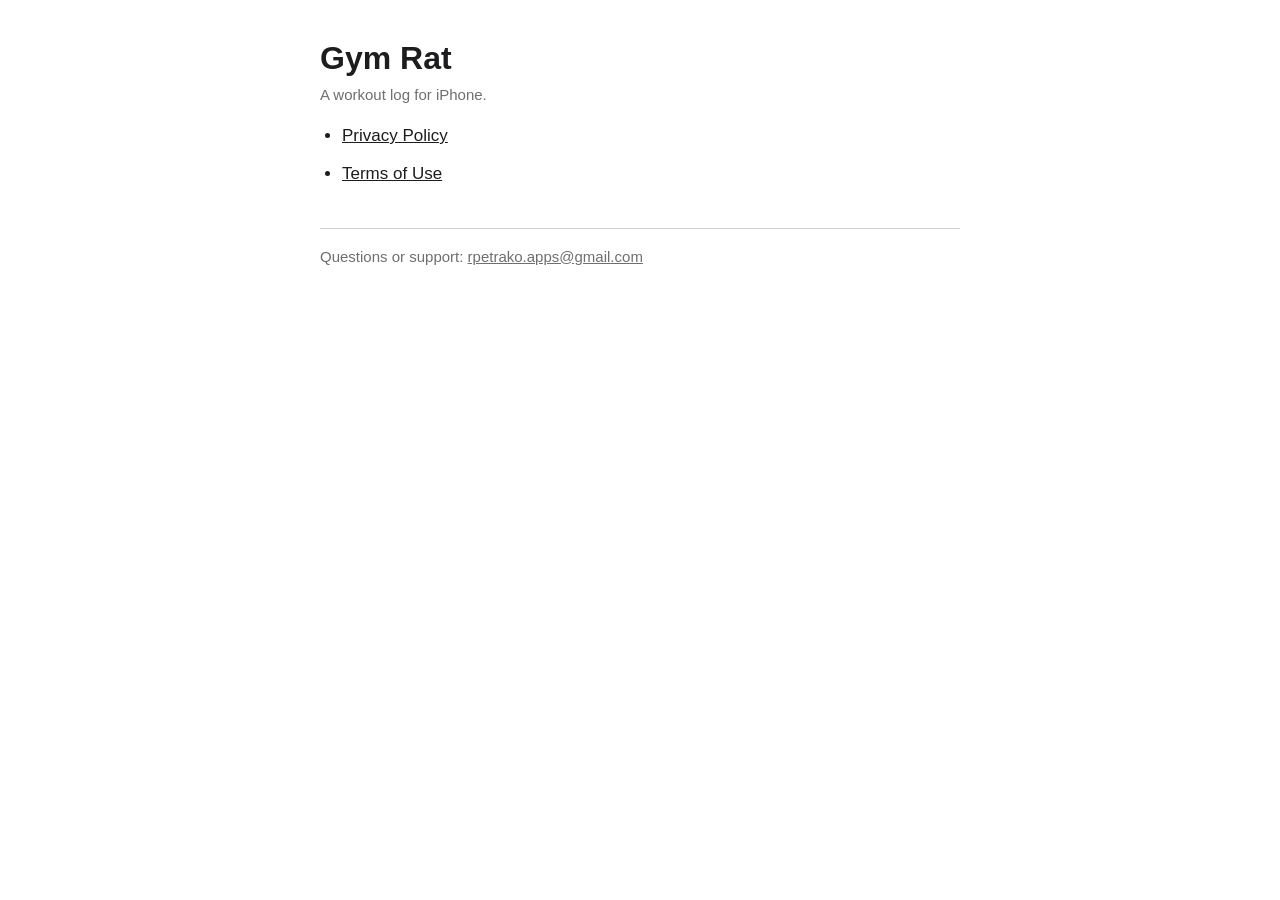
<file: index.html>
<!doctype html>
<html lang="en"><head><meta charset="utf-8"><meta name="viewport" content="width=device-width, initial-scale=1">
<title>Gym Rat</title><link rel="stylesheet" href="style.css"></head>
<body><main>
<h1>Gym Rat</h1>
<p class="muted">A workout log for iPhone.</p>
<ul>
<li><a href="privacy.html">Privacy Policy</a></li>
<li><a href="terms.html">Terms of Use</a></li>
</ul>
<footer class="muted">Questions or support: <a href="mailto:rpetrako.apps@gmail.com">rpetrako.apps@gmail.com</a></footer>
</main></body></html>
</file>
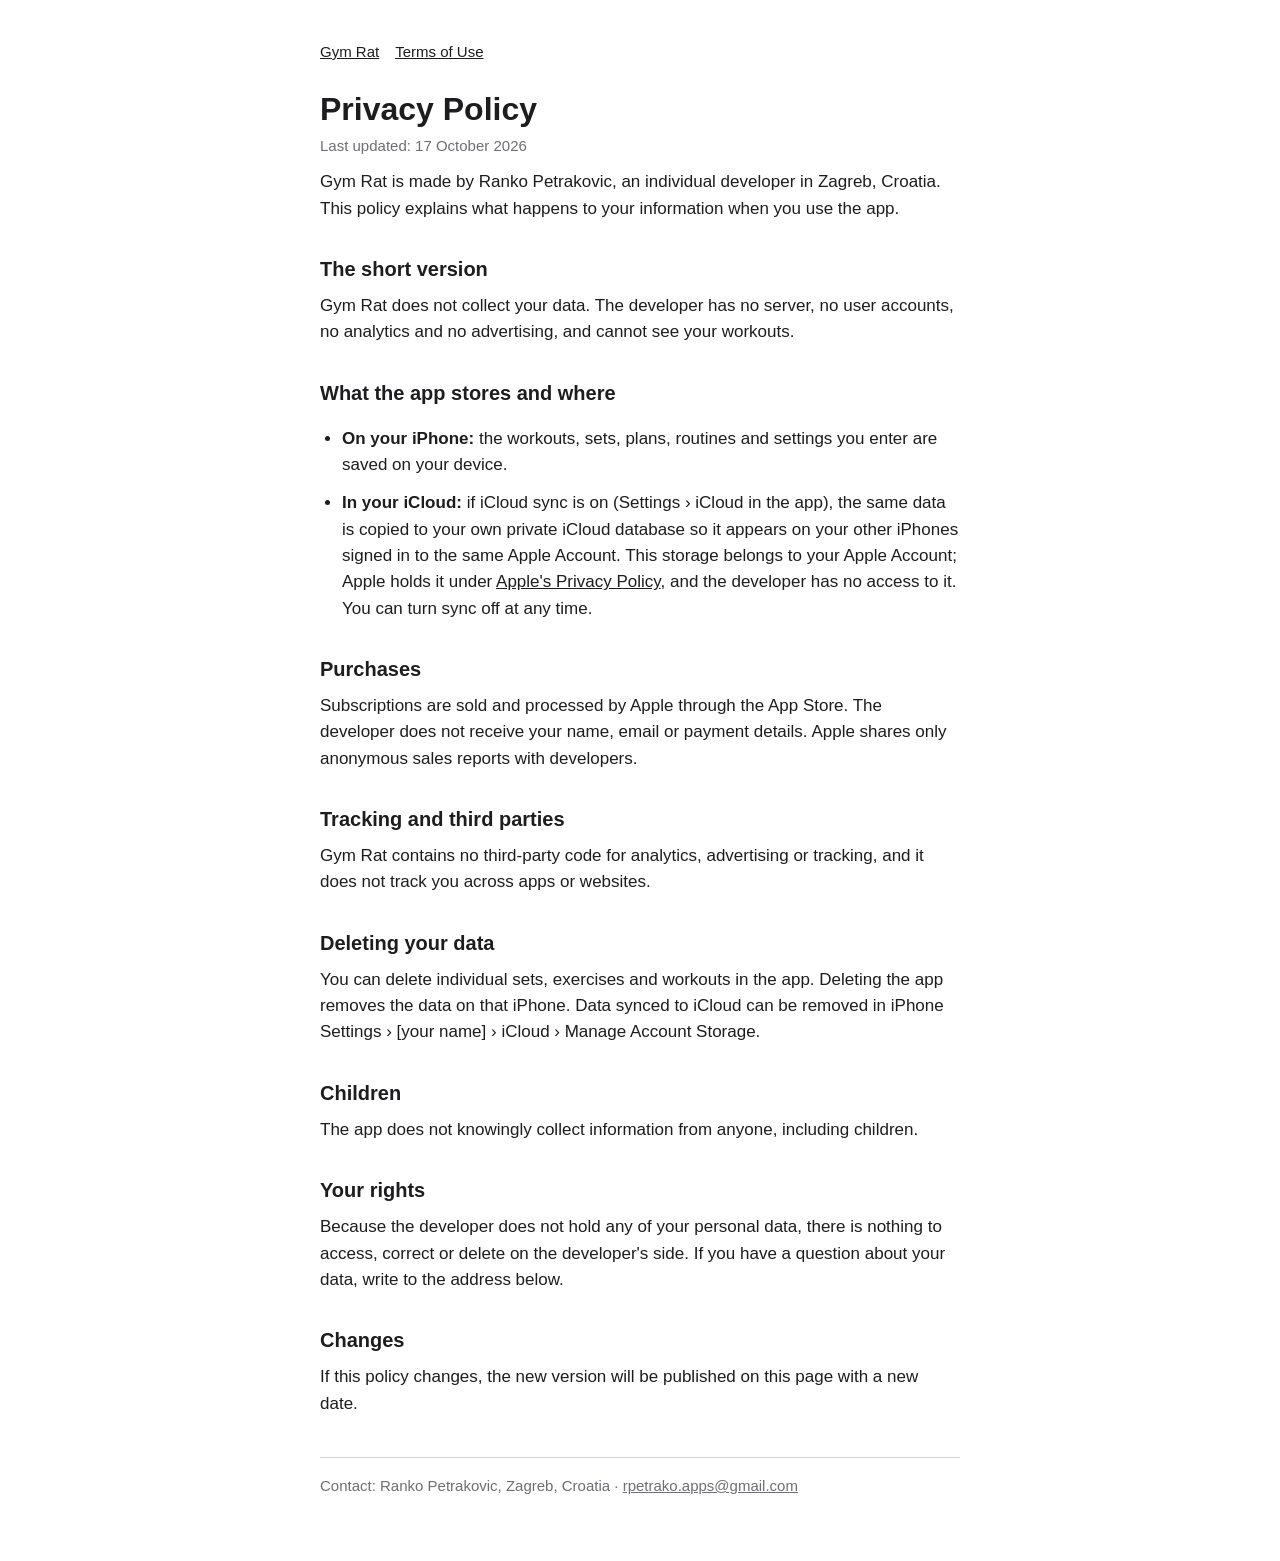
<file: privacy.html>
<!doctype html>
<html lang="en"><head><meta charset="utf-8"><meta name="viewport" content="width=device-width, initial-scale=1">
<title>Gym Rat Privacy Policy</title><link rel="stylesheet" href="style.css"></head>
<body><main>
<nav><a href="index.html">Gym Rat</a><a href="terms.html">Terms of Use</a></nav>
<h1>Privacy Policy</h1>
<p class="muted">Last updated: 17 October 2026</p>

<p>Gym Rat is made by Ranko Petrakovic, an individual developer in Zagreb, Croatia. This policy explains what happens to your information when you use the app.</p>

<h2>The short version</h2>
<p>Gym Rat does not collect your data. The developer has no server, no user accounts, no analytics and no advertising, and cannot see your workouts.</p>

<h2>What the app stores and where</h2>
<ul>
<li><strong>On your iPhone:</strong> the workouts, sets, plans, routines and settings you enter are saved on your device.</li>
<li><strong>In your iCloud:</strong> if iCloud sync is on (Settings › iCloud in the app), the same data is copied to your own private iCloud database so it appears on your other iPhones signed in to the same Apple Account. This storage belongs to your Apple Account; Apple holds it under <a href="https://www.apple.com/legal/privacy/">Apple's Privacy Policy</a>, and the developer has no access to it. You can turn sync off at any time.</li>
</ul>

<h2>Purchases</h2>
<p>Subscriptions are sold and processed by Apple through the App Store. The developer does not receive your name, email or payment details. Apple shares only anonymous sales reports with developers.</p>

<h2>Tracking and third parties</h2>
<p>Gym Rat contains no third-party code for analytics, advertising or tracking, and it does not track you across apps or websites.</p>

<h2>Deleting your data</h2>
<p>You can delete individual sets, exercises and workouts in the app. Deleting the app removes the data on that iPhone. Data synced to iCloud can be removed in iPhone Settings › [your name] › iCloud › Manage Account Storage.</p>

<h2>Children</h2>
<p>The app does not knowingly collect information from anyone, including children.</p>

<h2>Your rights</h2>
<p>Because the developer does not hold any of your personal data, there is nothing to access, correct or delete on the developer's side. If you have a question about your data, write to the address below.</p>

<h2>Changes</h2>
<p>If this policy changes, the new version will be published on this page with a new date.</p>

<footer class="muted">Contact: Ranko Petrakovic, Zagreb, Croatia · <a href="mailto:rpetrako.apps@gmail.com">rpetrako.apps@gmail.com</a></footer>
</main></body></html>
</file>
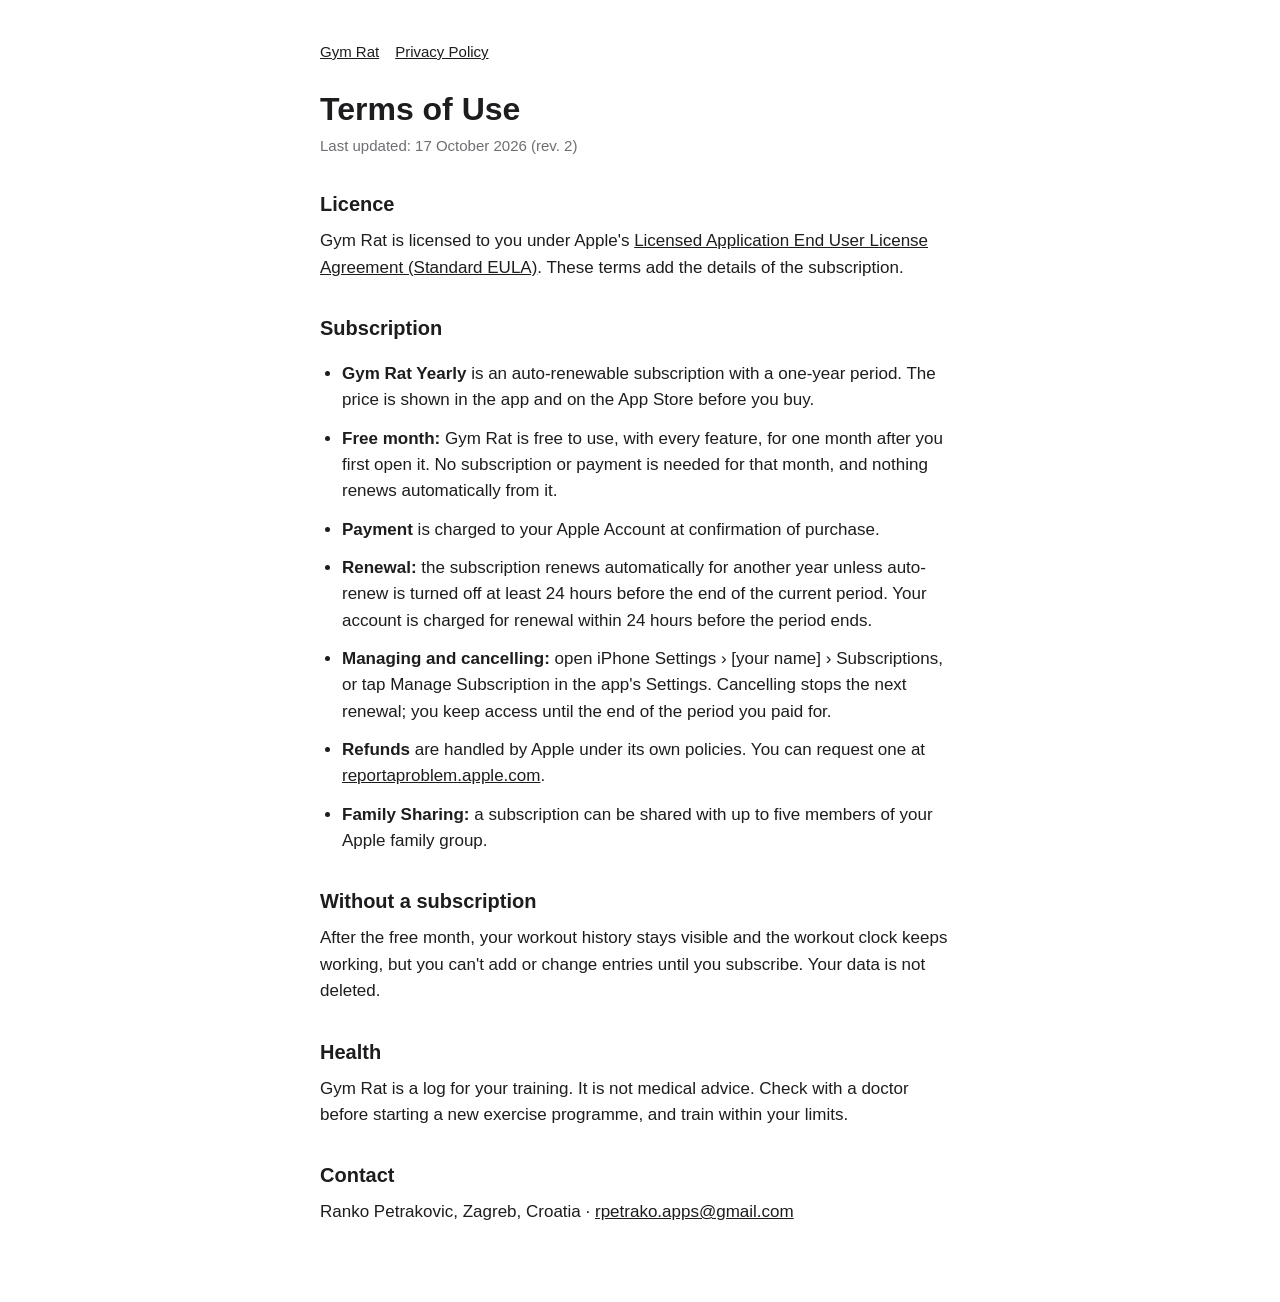
<file: terms.html>
<!doctype html>
<html lang="en"><head><meta charset="utf-8"><meta name="viewport" content="width=device-width, initial-scale=1">
<title>Gym Rat Terms of Use</title><link rel="stylesheet" href="style.css"></head>
<body><main>
<nav><a href="index.html">Gym Rat</a><a href="privacy.html">Privacy Policy</a></nav>
<h1>Terms of Use</h1>
<p class="muted">Last updated: 17 October 2026 (rev. 2)</p>

<h2>Licence</h2>
<p>Gym Rat is licensed to you under Apple's <a href="https://www.apple.com/legal/internet-services/itunes/dev/stdeula/">Licensed Application End User License Agreement (Standard EULA)</a>. These terms add the details of the subscription.</p>

<h2>Subscription</h2>
<ul>
<li><strong>Gym Rat Yearly</strong> is an auto-renewable subscription with a one-year period. The price is shown in the app and on the App Store before you buy.</li>
<li><strong>Free month:</strong> Gym Rat is free to use, with every feature, for one month after you first open it. No subscription or payment is needed for that month, and nothing renews automatically from it.</li>
<li><strong>Payment</strong> is charged to your Apple Account at confirmation of purchase.</li>
<li><strong>Renewal:</strong> the subscription renews automatically for another year unless auto-renew is turned off at least 24 hours before the end of the current period. Your account is charged for renewal within 24 hours before the period ends.</li>
<li><strong>Managing and cancelling:</strong> open iPhone Settings › [your name] › Subscriptions, or tap Manage Subscription in the app's Settings. Cancelling stops the next renewal; you keep access until the end of the period you paid for.</li>
<li><strong>Refunds</strong> are handled by Apple under its own policies. You can request one at <a href="https://reportaproblem.apple.com">reportaproblem.apple.com</a>.</li>
<li><strong>Family Sharing:</strong> a subscription can be shared with up to five members of your Apple family group.</li>
</ul>

<h2>Without a subscription</h2>
<p>After the free month, your workout history stays visible and the workout clock keeps working, but you can't add or change entries until you subscribe. Your data is not deleted.</p>

<h2>Health</h2>
<p>Gym Rat is a log for your training. It is not medical advice. Check with a doctor before starting a new exercise programme, and train within your limits.</p>

<h2>Contact</h2>
<p>Ranko Petrakovic, Zagreb, Croatia · <a href="mailto:rpetrako.apps@gmail.com">rpetrako.apps@gmail.com</a></p>
</main></body></html>
</file>
<file: style.css>
:root { color-scheme: light dark; --fg:#1d1d1f; --muted:#6e6e73; --bg:#ffffff; --line:#d2d2d7; }
@media (prefers-color-scheme: dark) { :root { --fg:#f5f5f7; --muted:#a1a1a6; --bg:#000000; --line:#424245; } }
* { box-sizing: border-box; }
body { margin:0; background:var(--bg); color:var(--fg); font:17px/1.55 -apple-system, BlinkMacSystemFont, "Helvetica Neue", Arial, sans-serif; }
main { max-width: 680px; margin: 0 auto; padding: 40px 20px 64px; }
h1 { font-size: 32px; line-height:1.15; margin: 0 0 6px; }
h2 { font-size: 20px; margin: 32px 0 8px; }
p, li { margin: 0 0 12px; }
ul { padding-left: 22px; }
a { color: inherit; }
.muted { color: var(--muted); font-size: 15px; }
nav { margin-bottom: 28px; font-size: 15px; }
nav a { margin-right: 16px; }
footer { margin-top: 40px; padding-top: 16px; border-top: 1px solid var(--line); }
</file>
